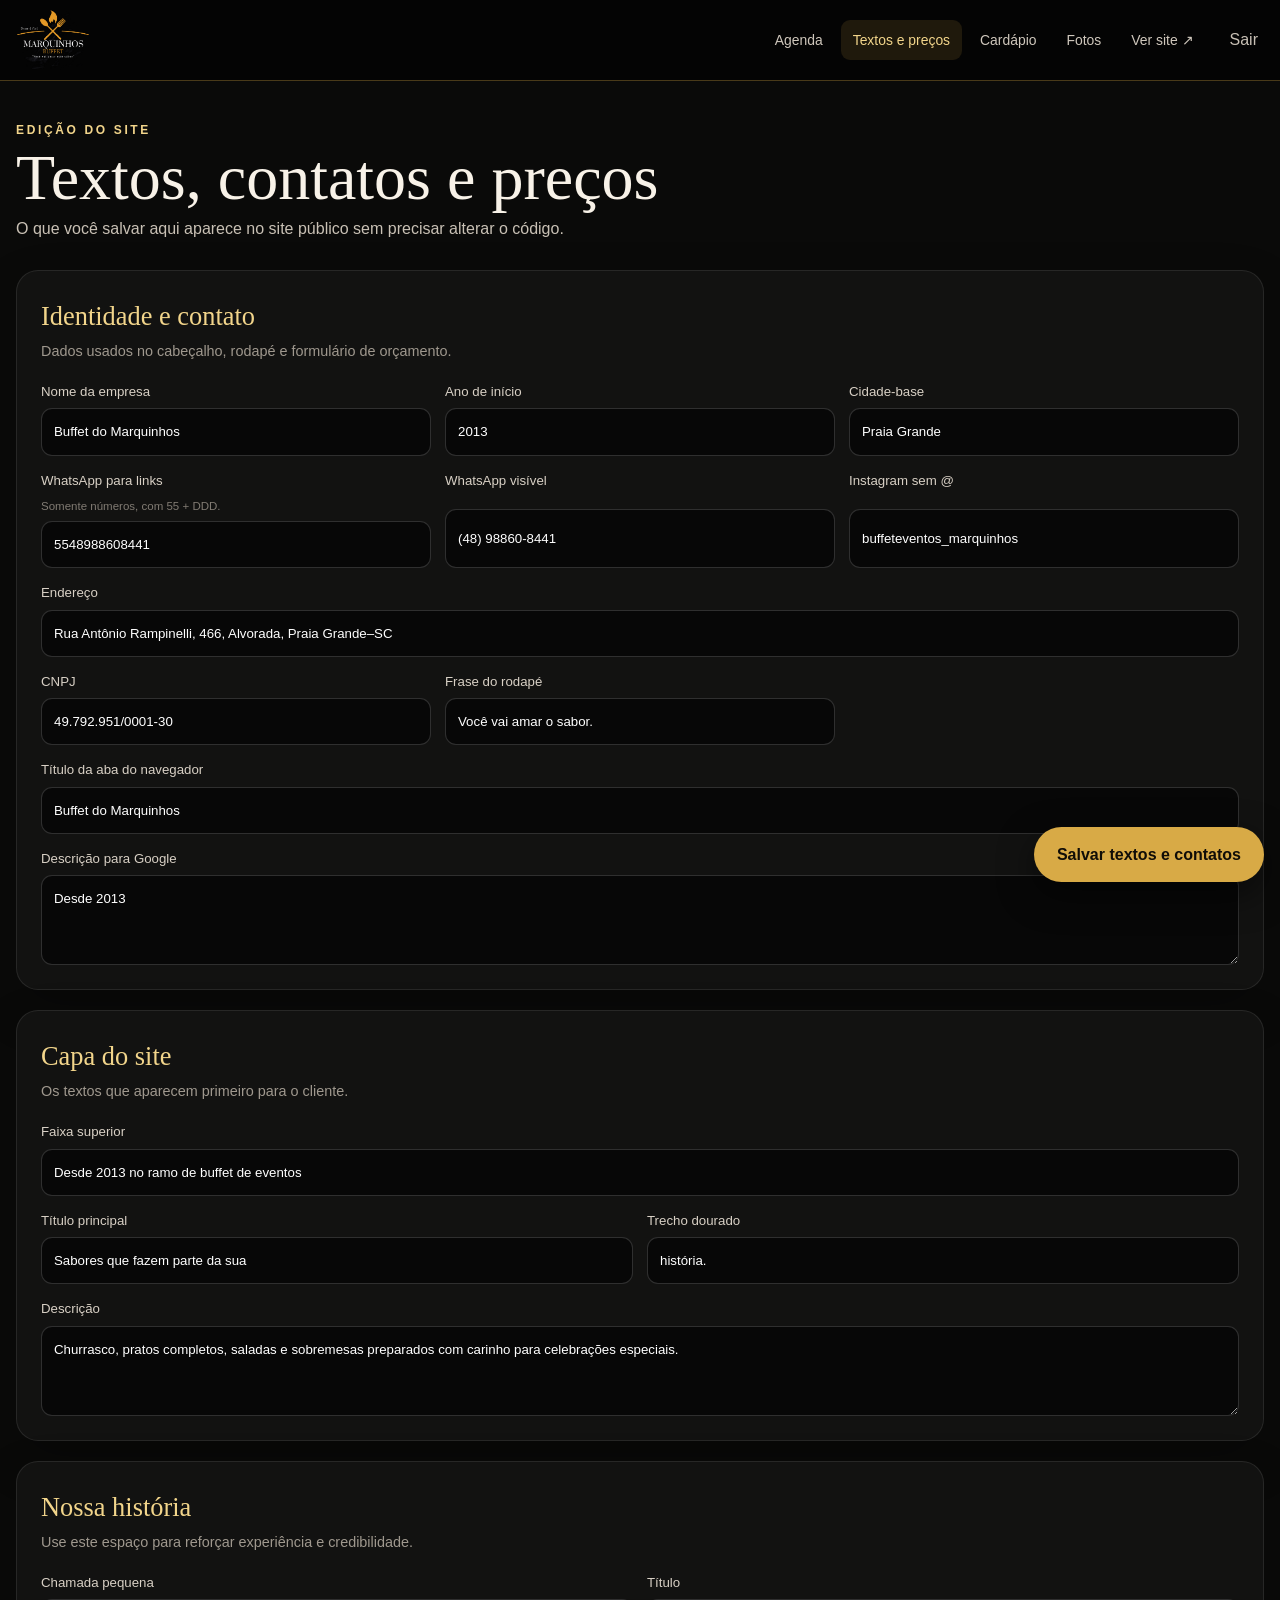
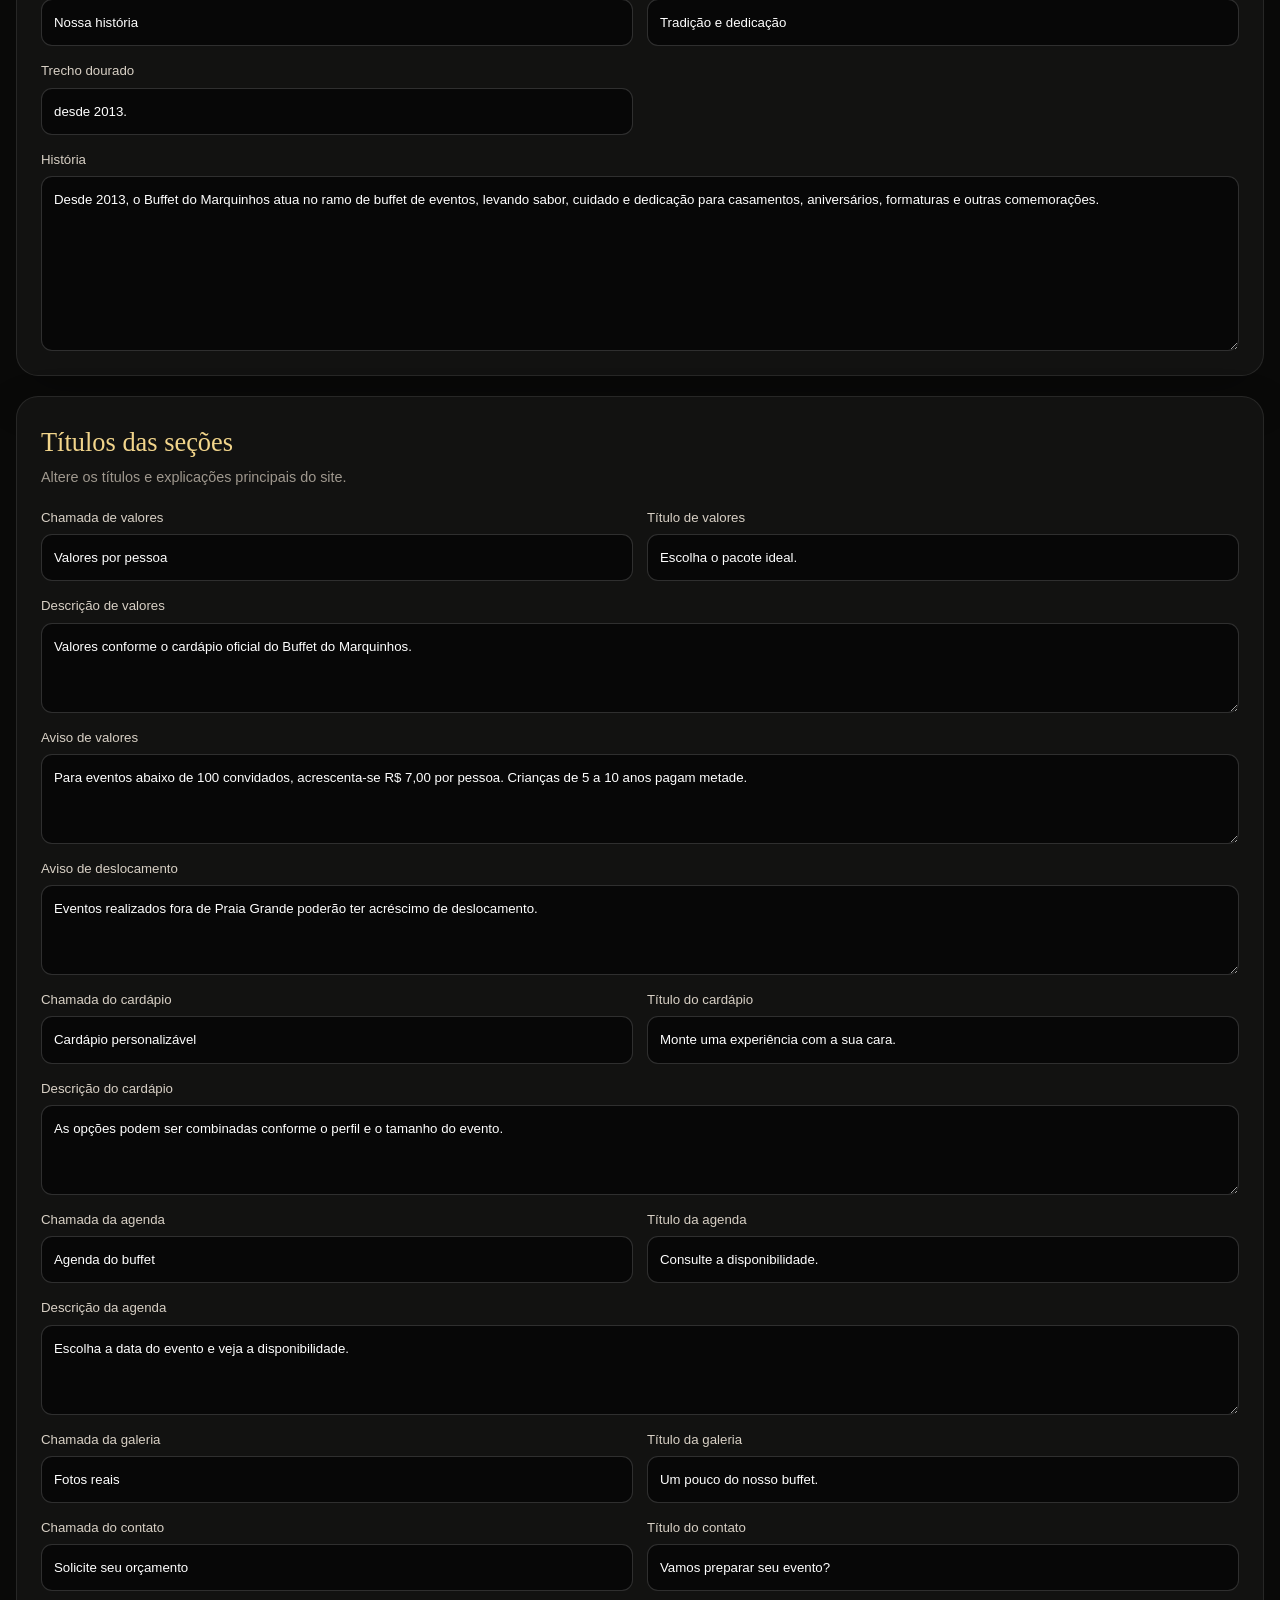
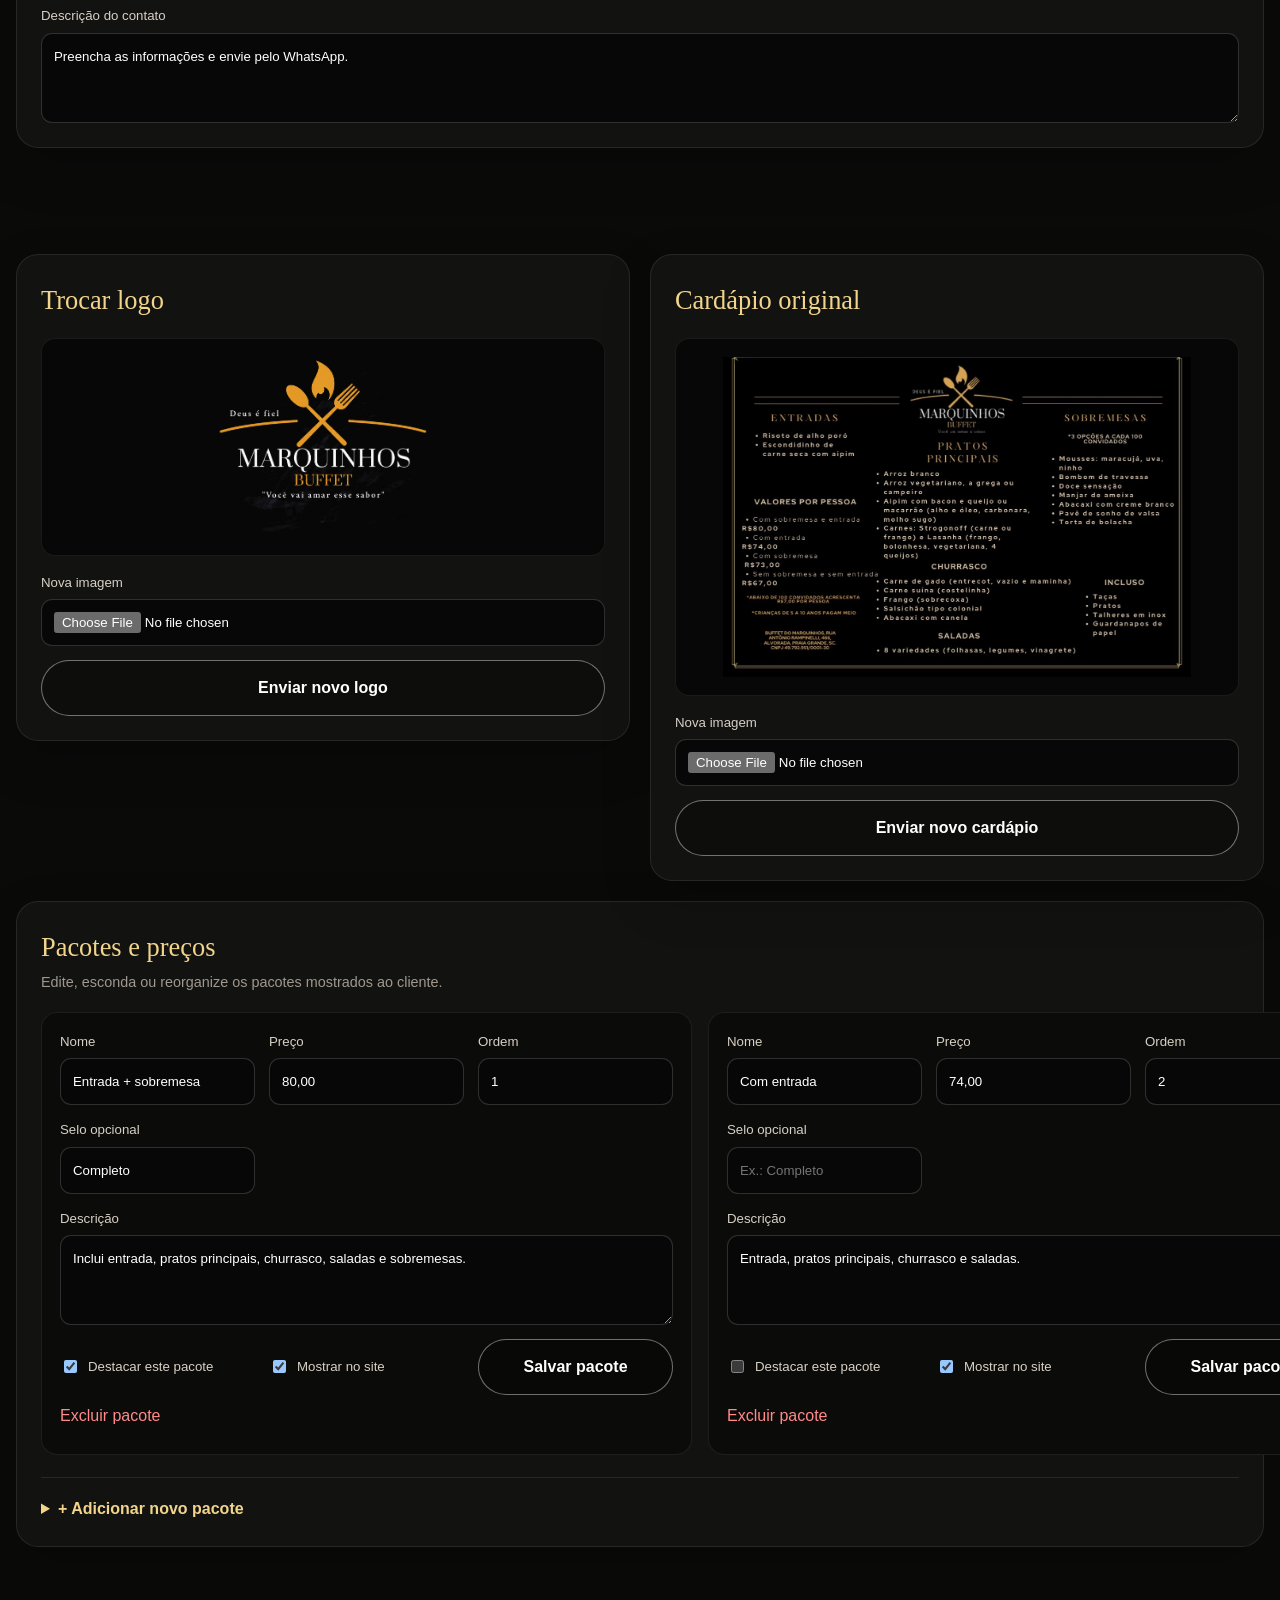
<file: buffet_marquinhos_site_auditado_final/preview_painel_completo.html>
<!doctype html>
<html lang="pt-BR">
<head>
  <meta charset="utf-8">
  <meta name="viewport" content="width=device-width,initial-scale=1">
  <title>Textos e preços | Buffet do Marquinhos</title>
  <link rel="icon" href="static/images/favicon.png">
  <link rel="stylesheet" href="static/css/style.css">
</head>
<body class="admin-body">

<header class="admin-topbar">
  <div class="admin-container admin-topbar-inner">
    <a class="admin-brand" href="#"><img src="static/images/logo-marquinhos.png" alt="Buffet do Marquinhos"></a>
    <button class="admin-menu-toggle" type="button" aria-label="Abrir menu">☰</button>
    <nav class="admin-nav">
      <a class="" href="#">Agenda</a>
      <a class="active" href="#">Textos e preços</a>
      <a class="" href="#">Cardápio</a>
      <a class="" href="#">Fotos</a>
      <a href="#" target="_blank">Ver site ↗</a>
    </nav>
    <form action="#" method="post">
      <input type="hidden" name="csrf_token" value="x">
      <button class="admin-logout" type="submit">Sair</button>
    </form>
  </div>
</header>
<main class="admin-container admin-main">
  <div class="admin-heading">
    <div><div class="eyebrow">Edição do site</div><h1>Textos, contatos e preços</h1><p>O que você salvar aqui aparece no site público sem precisar alterar o código.</p></div>
  </div>
  
  


  <form method="post" action="#" class="admin-content-form">
    <input type="hidden" name="csrf_token" value="x">

    <section class="admin-panel form-section">
      <div class="form-section-heading"><div><h2>Identidade e contato</h2><p>Dados usados no cabeçalho, rodapé e formulário de orçamento.</p></div></div>
      <div class="admin-form three-columns">
        <label>Nome da empresa<input name="brand_name" value="Buffet do Marquinhos" required></label>
        <label>Ano de início<input name="since_year" type="number" min="1900" max="2026" value="2013" required></label>
        <label>Cidade-base<input name="base_city" value="Praia Grande" required></label>
        <label>WhatsApp para links<small>Somente números, com 55 + DDD.</small><input name="whatsapp_number" value="5548988608441" required></label>
        <label>WhatsApp visível<input name="whatsapp_display" value="(48) 98860-8441" required></label>
        <label>Instagram sem @<input name="instagram_handle" value="buffeteventos_marquinhos" required></label>
        <label class="wide">Endereço<input name="address" value="Rua Antônio Rampinelli, 466, Alvorada, Praia Grande–SC" required></label>
        <label>CNPJ<input name="cnpj" value="49.792.951/0001-30" required></label>
        <label>Frase do rodapé<input name="footer_tagline" value="Você vai amar o sabor." required></label>
        <label class="wide">Título da aba do navegador<input name="page_title" value="Buffet do Marquinhos" required></label>
        <label class="wide">Descrição para Google<textarea name="meta_description" required>Desde 2013</textarea></label>
      </div>
    </section>

    <section class="admin-panel form-section">
      <div class="form-section-heading"><div><h2>Capa do site</h2><p>Os textos que aparecem primeiro para o cliente.</p></div></div>
      <div class="admin-form">
        <label class="wide">Faixa superior<input name="hero_badge" value="Desde 2013 no ramo de buffet de eventos" required></label>
        <label>Título principal<input name="hero_title" value="Sabores que fazem parte da sua" required></label>
        <label>Trecho dourado<input name="hero_highlight" value="história." required></label>
        <label class="wide">Descrição<textarea name="hero_description" required>Churrasco, pratos completos, saladas e sobremesas preparados com carinho para celebrações especiais.</textarea></label>
      </div>
    </section>

    <section class="admin-panel form-section">
      <div class="form-section-heading"><div><h2>Nossa história</h2><p>Use este espaço para reforçar experiência e credibilidade.</p></div></div>
      <div class="admin-form">
        <label>Chamada pequena<input name="story_eyebrow" value="Nossa história" required></label>
        <label>Título<input name="story_title" value="Tradição e dedicação" required></label>
        <label>Trecho dourado<input name="story_highlight" value="desde 2013." required></label>
        <label class="wide">História<textarea rows="7" name="story_text" required>Desde 2013, o Buffet do Marquinhos atua no ramo de buffet de eventos, levando sabor, cuidado e dedicação para casamentos, aniversários, formaturas e outras comemorações.</textarea></label>
      </div>
    </section>

    <section class="admin-panel form-section">
      <div class="form-section-heading"><div><h2>Títulos das seções</h2><p>Altere os títulos e explicações principais do site.</p></div></div>
      <div class="admin-form">
        <label>Chamada de valores<input name="pricing_eyebrow" value="Valores por pessoa" required></label>
        <label>Título de valores<input name="pricing_title" value="Escolha o pacote ideal." required></label>
        <label class="wide">Descrição de valores<textarea name="pricing_description" required>Valores conforme o cardápio oficial do Buffet do Marquinhos.</textarea></label>
        <label class="wide">Aviso de valores<textarea name="pricing_notice" required>Para eventos abaixo de 100 convidados, acrescenta-se R$ 7,00 por pessoa. Crianças de 5 a 10 anos pagam metade.</textarea></label>
        <label class="wide">Aviso de deslocamento<textarea name="travel_notice" required>Eventos realizados fora de Praia Grande poderão ter acréscimo de deslocamento.</textarea></label>

        <label>Chamada do cardápio<input name="menu_eyebrow" value="Cardápio personalizável" required></label>
        <label>Título do cardápio<input name="menu_title" value="Monte uma experiência com a sua cara." required></label>
        <label class="wide">Descrição do cardápio<textarea name="menu_description" required>As opções podem ser combinadas conforme o perfil e o tamanho do evento.</textarea></label>

        <label>Chamada da agenda<input name="availability_eyebrow" value="Agenda do buffet" required></label>
        <label>Título da agenda<input name="availability_title" value="Consulte a disponibilidade." required></label>
        <label class="wide">Descrição da agenda<textarea name="availability_description" required>Escolha a data do evento e veja a disponibilidade.</textarea></label>

        <label>Chamada da galeria<input name="gallery_eyebrow" value="Fotos reais" required></label>
        <label>Título da galeria<input name="gallery_title" value="Um pouco do nosso buffet." required></label>

        <label>Chamada do contato<input name="contact_eyebrow" value="Solicite seu orçamento" required></label>
        <label>Título do contato<input name="contact_title" value="Vamos preparar seu evento?" required></label>
        <label class="wide">Descrição do contato<textarea name="contact_description" required>Preencha as informações e envie pelo WhatsApp.</textarea></label>
      </div>
    </section>

    <div class="sticky-save"><button class="btn btn-gold" type="submit">Salvar textos e contatos</button></div>
  </form>

  <section class="admin-grid media-settings">
    <article class="admin-panel">
      <h2>Trocar logo</h2>
      <div class="current-media"><img src="static/images/logo-marquinhos.png" alt="Logo atual"></div>
      <form method="post" enctype="multipart/form-data" action="#" class="admin-form single">
        <input type="hidden" name="csrf_token" value="x">
        <label>Nova imagem<input type="file" name="logo" accept="image/jpeg,image/png,image/webp" required></label>
        <button class="btn btn-outline" type="submit">Enviar novo logo</button>
      </form>
    </article>
    <article class="admin-panel">
      <h2>Cardápio original</h2>
      <div class="current-media menu-preview"><img src="static/images/cardapio-oficial.webp" alt="Cardápio atual"></div>
      <form method="post" enctype="multipart/form-data" action="#" class="admin-form single">
        <input type="hidden" name="csrf_token" value="x">
        <label>Nova imagem<input type="file" name="official_menu" accept="image/jpeg,image/png,image/webp" required></label>
        <button class="btn btn-outline" type="submit">Enviar novo cardápio</button>
      </form>
    </article>
  </section>

  <section class="admin-panel" id="precos">
    <div class="form-section-heading"><div><h2>Pacotes e preços</h2><p>Edite, esconda ou reorganize os pacotes mostrados ao cliente.</p></div></div>
    <div class="package-admin-list">
      
      <article class="package-admin-card">
        <form method="post" action="#" class="admin-form package-form">
          <input type="hidden" name="csrf_token" value="x">
          <label>Nome<input name="name" value="Entrada + sobremesa" required></label>
          <label>Preço<input name="price" value="80,00" inputmode="decimal" required></label>
          <label>Ordem<input name="sort_order" type="number" value="1"></label>
          <label>Selo opcional<input name="badge" value="Completo" placeholder="Ex.: Completo"></label>
          <label class="wide">Descrição<textarea name="description">Inclui entrada, pratos principais, churrasco, saladas e sobremesas.</textarea></label>
          <label class="checkbox-label"><input type="checkbox" name="featured" checked> Destacar este pacote</label>
          <label class="checkbox-label"><input type="checkbox" name="active" checked> Mostrar no site</label>
          <button class="btn btn-outline" type="submit">Salvar pacote</button>
        </form>
        <form method="post" action="#" onsubmit="return confirm('Excluir este pacote?')">
          <input type="hidden" name="csrf_token" value="x">
          <button class="text-danger" type="submit">Excluir pacote</button>
        </form>
      </article>
      
      <article class="package-admin-card">
        <form method="post" action="#" class="admin-form package-form">
          <input type="hidden" name="csrf_token" value="x">
          <label>Nome<input name="name" value="Com entrada" required></label>
          <label>Preço<input name="price" value="74,00" inputmode="decimal" required></label>
          <label>Ordem<input name="sort_order" type="number" value="2"></label>
          <label>Selo opcional<input name="badge" value="" placeholder="Ex.: Completo"></label>
          <label class="wide">Descrição<textarea name="description">Entrada, pratos principais, churrasco e saladas.</textarea></label>
          <label class="checkbox-label"><input type="checkbox" name="featured" > Destacar este pacote</label>
          <label class="checkbox-label"><input type="checkbox" name="active" checked> Mostrar no site</label>
          <button class="btn btn-outline" type="submit">Salvar pacote</button>
        </form>
        <form method="post" action="#" onsubmit="return confirm('Excluir este pacote?')">
          <input type="hidden" name="csrf_token" value="x">
          <button class="text-danger" type="submit">Excluir pacote</button>
        </form>
      </article>
      
    </div>

    <details class="admin-details">
      <summary>+ Adicionar novo pacote</summary>
      <form method="post" action="#" class="admin-form package-form details-form">
        <input type="hidden" name="csrf_token" value="x">
        <label>Nome<input name="name" required></label>
        <label>Preço<input name="price" placeholder="Ex.: 80,00" inputmode="decimal" required></label>
        <label>Ordem<input name="sort_order" type="number" value="10"></label>
        <label>Selo opcional<input name="badge"></label>
        <label class="wide">Descrição<textarea name="description"></textarea></label>
        <label class="checkbox-label"><input type="checkbox" name="featured"> Destacar este pacote</label>
        <label class="checkbox-label"><input type="checkbox" name="active" checked> Mostrar no site</label>
        <button class="btn btn-gold" type="submit">Adicionar pacote</button>
      </form>
    </details>
  </section>
</main>

<script src="static/js/admin.js"></script>
</body>
</html>
</file>
<file: buffet_marquinhos_site_auditado_final/static/css/style.css>
:root{
  --black:#060606;--black-2:#10100f;--gold:#d8aa46;--gold-light:#f2d58b;
  --cream:#f8f2e8;--muted:#c9c1b5;--line:rgba(216,170,70,.32);--card:#121211;
  --shadow:0 24px 70px rgba(0,0,0,.38);--radius:22px;--max:1180px;
}
*{box-sizing:border-box}html{scroll-behavior:smooth;scroll-padding-top:100px}body{margin:0;background:var(--black);color:var(--cream);font-family:Inter,Arial,sans-serif;line-height:1.6;overflow-x:hidden}
img{display:block;max-width:100%}a{color:inherit;text-decoration:none}button,input,select,textarea{font:inherit}.container{width:min(var(--max),calc(100% - 36px));margin:auto}
.eyebrow{letter-spacing:.22em;text-transform:uppercase;font-size:.75rem;color:var(--gold-light);font-weight:700}.section{padding:96px 0}.section-dark{background:linear-gradient(180deg,#090909,#11110f)}
.section-title{font-family:Georgia,serif;font-size:clamp(2.15rem,5vw,4.6rem);line-height:1.03;margin:.45rem 0 1rem;font-weight:500}.section-copy{max-width:700px;color:var(--muted);font-size:1.08rem}.gold{color:var(--gold)}
.header{position:fixed;inset:0 0 auto;z-index:50;transition:.3s;background:linear-gradient(180deg,rgba(0,0,0,.92),rgba(0,0,0,.1))}.header.scrolled{background:rgba(5,5,5,.94);backdrop-filter:blur(16px);border-bottom:1px solid var(--line)}
.nav{height:88px;display:flex;align-items:center;justify-content:space-between;gap:24px}.brand img{height:78px;width:auto;max-width:260px;object-fit:contain;image-rendering:auto}.nav-links{display:flex;gap:26px;align-items:center;font-size:.92rem}.nav-links a{color:#eee;position:relative}.nav-links a:not(.btn)::after{content:"";position:absolute;left:0;bottom:-7px;width:0;height:1px;background:var(--gold);transition:.25s}.nav-links a:hover::after{width:100%}.menu-toggle{display:none;width:48px;height:48px;border:1px solid rgba(255,255,255,.2);border-radius:12px;background:rgba(0,0,0,.38);color:white;align-items:center;justify-content:center;cursor:pointer;touch-action:manipulation;-webkit-tap-highlight-color:transparent}.menu-icon,.menu-icon::before,.menu-icon::after{display:block;width:23px;height:2px;border-radius:99px;background:currentColor;transition:transform .25s,opacity .2s}.menu-icon{position:relative}.menu-icon::before,.menu-icon::after{content:"";position:absolute;left:0}.menu-icon::before{top:-7px}.menu-icon::after{top:7px}.menu-toggle.active .menu-icon{background:transparent}.menu-toggle.active .menu-icon::before{top:0;transform:rotate(45deg)}.menu-toggle.active .menu-icon::after{top:0;transform:rotate(-45deg)}
.btn{display:inline-flex;align-items:center;justify-content:center;gap:10px;border-radius:999px;padding:14px 22px;font-weight:800;border:1px solid transparent;cursor:pointer;transition:.25s}.btn-gold{background:var(--gold);color:#100d07}.btn-gold:hover{transform:translateY(-2px);background:var(--gold-light)}.btn-outline{border-color:rgba(255,255,255,.42);color:white;background:rgba(0,0,0,.24)}.btn-outline:hover{border-color:var(--gold);color:var(--gold-light)}
.hero{min-height:100svh;position:relative;display:grid;align-items:end;background:var(--hero-image) center 42%/cover no-repeat}.hero::before{content:"";position:absolute;inset:0;background:linear-gradient(90deg,rgba(0,0,0,.92) 0%,rgba(0,0,0,.58) 48%,rgba(0,0,0,.16) 100%),linear-gradient(0deg,#060606 0%,transparent 45%)}.hero-inner{position:relative;z-index:2;padding:190px 0 100px;max-width:820px}.hero-logo{width:min(560px,88vw);height:auto;margin-bottom:24px;object-fit:contain;image-rendering:auto;filter:drop-shadow(0 10px 24px rgba(0,0,0,.82))}.hero h1{font-family:Georgia,serif;font-size:clamp(3rem,7vw,6.8rem);line-height:.96;margin:0 0 22px;font-weight:500}.hero p{font-size:clamp(1.06rem,2vw,1.35rem);max-width:680px;color:#eee}.hero-actions{display:flex;gap:12px;flex-wrap:wrap;margin-top:30px}.hero-badge{display:inline-flex;align-items:center;gap:10px;border:1px solid var(--line);background:rgba(0,0,0,.4);padding:8px 14px;border-radius:999px;margin-bottom:26px;color:var(--gold-light)}
.stats{margin-top:-36px;position:relative;z-index:4}.stats-grid{display:grid;grid-template-columns:repeat(4,1fr);background:#111;border:1px solid var(--line);border-radius:var(--radius);box-shadow:var(--shadow);overflow:hidden}.stat{padding:28px 20px;text-align:center;border-right:1px solid var(--line)}.stat:last-child{border-right:0}.stat strong{display:block;font-family:Georgia,serif;font-size:2rem;color:var(--gold-light)}.stat span{font-size:.88rem;color:var(--muted)}
.about-grid{display:grid;grid-template-columns:1fr 1fr;gap:70px;align-items:center}.about-collage{display:grid;grid-template-columns:1.05fr .95fr;grid-template-rows:260px 260px;gap:14px}.about-collage img{width:100%;height:100%;object-fit:cover;border-radius:18px}.about-collage img:first-child{grid-row:1/3}.check-list{display:grid;gap:13px;margin:28px 0}.check{display:flex;gap:12px;color:#e8e2d8}.check::before{content:'✓';color:var(--gold);font-weight:900}
.pricing-grid{display:grid;grid-template-columns:repeat(4,1fr);gap:16px;margin-top:38px}.price-card{background:linear-gradient(145deg,#171714,#0d0d0c);border:1px solid var(--line);border-radius:20px;padding:28px 22px;position:relative;overflow:hidden}.price-card.featured{border-color:var(--gold);transform:translateY(-9px);box-shadow:0 20px 60px rgba(216,170,70,.12)}.price-card .tag{position:absolute;right:15px;top:15px;background:var(--gold);color:#111;padding:5px 9px;border-radius:99px;font-size:.7rem;font-weight:800}.price-card h3{font-family:Georgia,serif;font-size:1.45rem;margin:0 0 12px}.price{font-size:2.55rem;color:var(--gold-light);font-family:Georgia,serif}.price small{font-size:.9rem;color:var(--muted);font-family:Arial}.price-card p{color:var(--muted);font-size:.92rem}
.notice{margin-top:22px;border-left:3px solid var(--gold);background:rgba(216,170,70,.08);padding:17px 20px;border-radius:0 12px 12px 0;color:#dfd6c8}
.menu-layout{display:grid;grid-template-columns:repeat(3,1fr);gap:18px;margin-top:38px}.menu-card{background:var(--card);border:1px solid rgba(255,255,255,.08);border-radius:20px;padding:26px;transition:.25s}.menu-card:hover{transform:translateY(-4px);border-color:var(--line)}.menu-card h3{font-family:Georgia,serif;color:var(--gold-light);font-size:1.55rem;margin:0 0 14px}.menu-card ul{padding-left:20px;margin:0;color:#d9d2c7}.menu-card li{margin:7px 0}.included{grid-column:span 1}.menu-actions{display:flex;gap:12px;flex-wrap:wrap;margin-top:30px}

.gallery-intro{margin-top:14px;max-width:620px}
.gallery-category-list{margin-top:34px}
.gallery-category-block{padding-top:34px;margin-top:34px;border-top:1px solid rgba(216,170,70,.24)}
.gallery-category-block:first-child{margin-top:0}
.gallery-category-heading{display:flex;align-items:center;gap:16px;margin-bottom:20px}
.gallery-category-heading h3{margin:0;font-family:Georgia,serif;font-size:clamp(1.75rem,3vw,2.6rem);font-weight:500;color:#fff}
.gallery-category-number{display:inline-grid;place-items:center;min-width:48px;height:38px;padding:0 10px;border:1px solid var(--line);border-radius:999px;color:var(--gold-light);font-size:.78rem;letter-spacing:.16em}
.gallery-category-block .gallery-grid{margin-top:0}
.gallery-head{display:flex;justify-content:space-between;align-items:end;gap:30px}.filters{display:flex;flex-wrap:wrap;gap:8px}.filter{border:1px solid var(--line);background:transparent;color:#ddd;padding:9px 14px;border-radius:999px;cursor:pointer}.filter.active,.filter:hover{background:var(--gold);color:#111}.gallery-grid{columns:4 250px;column-gap:14px;margin-top:30px}.gallery-item{break-inside:avoid;margin-bottom:14px;position:relative;border-radius:16px;overflow:hidden;background:#111;cursor:zoom-in}.gallery-item img{width:100%;height:auto;transition:.45s}.gallery-item:hover img{transform:scale(1.04)}.gallery-item.hidden{display:none}
.process-grid{display:grid;grid-template-columns:repeat(4,1fr);gap:16px;margin-top:35px}.step{border-top:1px solid var(--line);padding-top:22px}.step .n{font-family:Georgia,serif;font-size:2.3rem;color:var(--gold)}.step h3{margin:4px 0}.step p{color:var(--muted);font-size:.94rem}
.contact-grid{display:grid;grid-template-columns:.9fr 1.1fr;gap:50px;align-items:start}.contact-card{background:#121211;border:1px solid var(--line);border-radius:24px;padding:28px}.contact-list{display:grid;gap:16px;margin:28px 0}.contact-list div{padding-bottom:14px;border-bottom:1px solid rgba(255,255,255,.08)}.contact-list strong{display:block;color:var(--gold-light)}
.form{display:grid;grid-template-columns:1fr 1fr;gap:14px}.field{display:grid;gap:6px}.field.full{grid-column:1/-1}.field label{font-size:.83rem;color:#d9d1c5}.field input,.field select,.field textarea{width:100%;background:#080808;border:1px solid rgba(255,255,255,.16);color:white;border-radius:12px;padding:13px 14px;outline:none}.field input:focus,.field select:focus,.field textarea:focus{border-color:var(--gold)}.field textarea{min-height:110px;resize:vertical}.form .btn{grid-column:1/-1;border:0}
.footer{padding:42px 0 28px;border-top:1px solid var(--line);background:#030303}.footer-grid{display:grid;grid-template-columns:1.2fr .8fr .8fr;gap:38px}.footer-logo{width:min(340px,100%);height:auto;object-fit:contain;image-rendering:auto}.footer h4{color:var(--gold-light);margin:0 0 12px}.footer p,.footer a{color:#aaa}.copyright{margin-top:32px;padding-top:20px;border-top:1px solid rgba(255,255,255,.08);display:flex;justify-content:space-between;gap:20px;color:#777;font-size:.84rem}
.floating-wa{position:fixed;right:20px;bottom:20px;z-index:40;width:58px;height:58px;border-radius:50%;display:grid;place-items:center;background:#25d366;color:#fff;box-shadow:0 16px 35px rgba(0,0,0,.38);transition:.25s}
.floating-wa:hover{transform:translateY(-3px) scale(1.04);background:#20bd5a}
.floating-wa svg{width:31px;height:31px;display:block}
.modal{position:fixed;inset:0;background:rgba(0,0,0,.92);z-index:100;display:none;align-items:center;justify-content:center;padding:25px}.modal.open{display:flex}.modal img{max-width:min(1100px,96vw);max-height:90vh;object-fit:contain}.modal-close{position:absolute;right:20px;top:14px;background:none;border:0;color:white;font-size:2.2rem;cursor:pointer}
@media(max-width:980px){.menu-toggle{display:inline-flex;flex:0 0 48px;position:relative;z-index:3}.nav-links{position:fixed;top:88px;left:18px;right:18px;z-index:60;display:flex;flex-direction:column;align-items:stretch;gap:4px;max-height:calc(100dvh - 106px);overflow-y:auto;-webkit-overflow-scrolling:touch;background:rgba(13,13,13,.985);border:1px solid var(--line);padding:12px;border-radius:18px;box-shadow:0 24px 70px rgba(0,0,0,.62);opacity:0;visibility:hidden;pointer-events:none;transform:translateY(-10px) scale(.985);transform-origin:top;transition:opacity .2s,transform .2s,visibility .2s}.nav-links.open{opacity:1;visibility:visible;pointer-events:auto;transform:none}.nav-links a{display:flex;align-items:center;min-height:49px;width:100%;padding:11px 14px;border-radius:11px;font-size:1rem;touch-action:manipulation;-webkit-tap-highlight-color:transparent}.nav-links a:not(.btn)::after{display:none}.nav-links a:hover,.nav-links a:focus-visible{background:rgba(216,170,70,.1);color:var(--gold-light)}.nav-links .btn{margin-top:5px}.mobile-menu-open{overflow:hidden;touch-action:none}.about-grid,.contact-grid{grid-template-columns:1fr}.pricing-grid{grid-template-columns:repeat(2,1fr)}.menu-layout{grid-template-columns:repeat(2,1fr)}.process-grid{grid-template-columns:repeat(2,1fr)}.stats-grid{grid-template-columns:repeat(2,1fr)}.stat:nth-child(2){border-right:0}.stat:nth-child(-n+2){border-bottom:1px solid var(--line)}.footer-grid{grid-template-columns:1fr 1fr}.footer-grid>div:first-child{grid-column:1/-1}}
@media(max-width:620px){html{scroll-padding-top:84px}.section{padding:72px 0}.hero-inner{padding:155px 0 70px}.brand img{height:56px}.nav{height:74px}.nav-links{top:74px;left:12px;right:12px;max-height:calc(100dvh - 86px)}.stats{margin-top:-20px}.stats-grid{grid-template-columns:1fr 1fr}.stat{padding:20px 8px}.stat strong{font-size:1.45rem}.about-collage{grid-template-rows:210px 210px}.pricing-grid,.menu-layout,.process-grid,.footer-grid{grid-template-columns:1fr}.price-card.featured{transform:none}.gallery-head{align-items:start;flex-direction:column}.form{grid-template-columns:1fr}.field.full,.form .btn{grid-column:auto}.copyright{flex-direction:column}.hero-actions .btn{width:100%}.menu-card{padding:22px}.contact-card{padding:20px}}

/* Agenda pública */
.travel-notice{margin-top:12px;background:rgba(242,213,139,.1)}
.availability-section{background:radial-gradient(circle at 80% 30%,rgba(216,170,70,.12),transparent 35%),#080808}
.availability-grid{display:grid;grid-template-columns:1fr .85fr;gap:70px;align-items:center}
.availability-card{background:linear-gradient(145deg,#181714,#0d0d0c);border:1px solid var(--line);border-radius:24px;padding:30px;box-shadow:var(--shadow);display:grid;gap:14px}
.availability-card label{font-weight:800;color:var(--gold-light)}
.availability-card input{background:#060606;border:1px solid rgba(255,255,255,.18);color:#fff;border-radius:14px;padding:14px;outline:none;color-scheme:dark}
.availability-card input:focus{border-color:var(--gold)}
.availability-legend,.admin-legend{display:flex;gap:18px;flex-wrap:wrap;margin:25px 0;color:#d4cec4;font-size:.9rem}
.availability-legend span,.admin-legend span{display:flex;align-items:center;gap:7px}
.dot{display:inline-block;width:10px;height:10px;border-radius:50%}.dot.available{background:#43c97b}.dot.limited{background:#e5ae37}.dot.full{background:#e15c5c}
.privacy-note{font-size:.88rem;color:#918b82;max-width:620px}
.availability-result{border-radius:16px;padding:18px;border:1px solid rgba(255,255,255,.12);display:grid;gap:3px;min-height:84px}
.availability-result strong{font-family:Georgia,serif;font-size:1.25rem}.availability-result span{color:#c9c1b5;font-size:.92rem}
.availability-result.disponivel{border-color:rgba(67,201,123,.6);background:rgba(67,201,123,.09)}
.availability-result.ultima_vaga{border-color:rgba(229,174,55,.7);background:rgba(229,174,55,.1)}
.availability-result.lotada,.availability-result.indisponivel,.availability-result.error{border-color:rgba(225,92,92,.65);background:rgba(225,92,92,.1)}
.availability-result.loading{opacity:.75}.availability-result.idle{background:rgba(255,255,255,.035)}
.field-help{font-size:.76rem;color:#9e978d}.field-help.disponivel{color:#69d99a}.field-help.ultima_vaga{color:#f2c15a}.field-help.lotada,.field-help.indisponivel,.field-help.error{color:#ff8a8a}.field-help.checking{color:var(--gold-light)}
.hidden{display:none!important}.consent-line{display:flex!important;grid-template-columns:auto 1fr!important;align-items:start;gap:10px!important;border:1px solid rgba(216,170,70,.2);background:rgba(216,170,70,.06);padding:13px;border-radius:12px}.consent-line input{width:auto!important;margin-top:4px}.consent-line label{cursor:pointer}.btn:disabled{opacity:.48;cursor:not-allowed;transform:none!important}.admin-link{font-size:.82rem;opacity:.65}

/* Área administrativa */
.admin-body{background:#0a0a09;color:var(--cream);min-height:100vh}
.admin-container{width:min(1380px,calc(100% - 32px));margin:auto}.admin-main{padding:40px 0 80px}.admin-main.narrow{width:min(900px,calc(100% - 32px))}
.admin-topbar{position:sticky;top:0;z-index:20;background:rgba(5,5,5,.96);border-bottom:1px solid var(--line);backdrop-filter:blur(14px)}
.admin-topbar-inner{height:80px;display:flex;align-items:center;justify-content:space-between}.admin-topbar img{height:62px}.admin-topbar-inner>div{display:flex;align-items:center;gap:14px}.admin-topbar form{margin:0}
.admin-logout,.admin-back{background:none;border:0;color:#c8c0b5;cursor:pointer}.admin-logout:hover,.admin-back:hover{color:var(--gold-light)}
.admin-heading{display:flex;align-items:end;justify-content:space-between;gap:24px;margin-bottom:28px}.admin-heading h1{font-family:Georgia,serif;font-weight:500;font-size:clamp(2.4rem,5vw,4.6rem);line-height:1;margin:6px 0}.admin-heading p{margin:0;color:var(--muted)}
.capacity-badge{border:1px solid var(--line);border-radius:999px;padding:10px 16px;color:#cfc6b9;white-space:nowrap}.capacity-badge strong{color:var(--gold-light)}
.admin-grid{display:grid;grid-template-columns:1.35fr .65fr;gap:20px;align-items:start}.admin-side{display:grid;gap:20px}
.admin-panel{background:#121211;border:1px solid rgba(255,255,255,.09);border-radius:22px;padding:24px;box-shadow:0 20px 50px rgba(0,0,0,.18)}.admin-panel h2{font-family:Georgia,serif;color:var(--gold-light);font-weight:500;margin:0 0 8px;font-size:1.65rem}.admin-panel>p{color:#9f988e;margin-top:0;font-size:.9rem}
.admin-form{display:grid;grid-template-columns:1fr 1fr;gap:14px}.admin-form.single{grid-template-columns:1fr}.admin-form label{display:grid;gap:6px;color:#d8d0c5;font-size:.83rem}.admin-form input,.admin-form select,.admin-form textarea{background:#070707;border:1px solid rgba(255,255,255,.16);color:#fff;border-radius:11px;padding:12px;outline:none;color-scheme:dark}.admin-form textarea{min-height:90px;resize:vertical}.admin-form input:focus,.admin-form select:focus,.admin-form textarea:focus{border-color:var(--gold)}.admin-form .wide{grid-column:1/-1}
.flash{padding:13px 16px;border-radius:12px;margin:14px 0}.flash.success{background:rgba(67,201,123,.12);border:1px solid rgba(67,201,123,.45)}.flash.error{background:rgba(225,92,92,.12);border:1px solid rgba(225,92,92,.45)}
.upcoming-list{display:grid}.upcoming-list a{padding:11px 0;border-bottom:1px solid rgba(255,255,255,.08);display:grid}.upcoming-list a:last-child{border-bottom:0}.upcoming-list strong{font-size:.88rem;color:var(--gold-light)}.upcoming-list span{font-size:.82rem;color:#a49d93}
.calendar-panel{margin-top:20px;overflow:hidden}.calendar-toolbar{display:flex;align-items:center;justify-content:center;gap:24px;margin-bottom:4px}.calendar-toolbar h2{margin:0;min-width:260px;text-align:center}.calendar-toolbar a{width:38px;height:38px;display:grid;place-items:center;border:1px solid var(--line);border-radius:50%;font-size:1.3rem}.calendar-toolbar a:hover{background:var(--gold);color:#111}
.calendar-weekdays,.calendar-grid{display:grid;grid-template-columns:repeat(7,1fr)}.calendar-weekdays{margin-top:15px;border-bottom:1px solid rgba(255,255,255,.1)}.calendar-weekdays span{text-align:center;padding:10px;color:#999;font-size:.78rem;text-transform:uppercase;letter-spacing:.08em}
.calendar-day{min-height:158px;border-right:1px solid rgba(255,255,255,.08);border-bottom:1px solid rgba(255,255,255,.08);padding:9px;background:#0d0d0c;position:relative}.calendar-day:nth-child(7n){border-right:0}.calendar-day.outside{opacity:.36}.calendar-day.today::before{content:"Hoje";position:absolute;right:7px;top:7px;font-size:.6rem;background:var(--gold);color:#111;border-radius:99px;padding:2px 6px;font-weight:900}.calendar-day.disponivel{box-shadow:inset 0 3px 0 #43c97b}.calendar-day.ultima_vaga{box-shadow:inset 0 3px 0 #e5ae37}.calendar-day.lotada,.calendar-day.indisponivel{box-shadow:inset 0 3px 0 #e15c5c}
.calendar-day-head{display:flex;justify-content:space-between;align-items:center;margin-bottom:7px}.calendar-day-head strong{font-family:Georgia,serif;font-size:1.2rem}.calendar-day-head span{font-size:.68rem;color:#999}
.day-events{display:grid;gap:5px}.day-event{display:grid;background:#1b1b19;border-left:3px solid var(--gold);padding:6px 7px;border-radius:6px}.day-event.confirmado{border-left-color:#43c97b}.day-event.cancelado{border-left-color:#777;opacity:.55}.day-event strong{font-size:.72rem;white-space:nowrap;overflow:hidden;text-overflow:ellipsis}.day-event span{font-size:.64rem;color:#9b958c;white-space:nowrap;overflow:hidden;text-overflow:ellipsis}
.blocked-label{font-size:.68rem;color:#ff8989;margin-bottom:4px}.mini-action{background:none;border:0;padding:0;color:#e4b35b;font-size:.68rem;cursor:pointer}.danger-button{margin-top:16px;background:transparent;border:1px solid rgba(225,92,92,.65);color:#ff8a8a;padding:11px 15px;border-radius:10px;cursor:pointer}.danger-button:hover{background:rgba(225,92,92,.1)}
.admin-login-shell{min-height:100vh;display:grid;place-items:center;padding:30px;background:linear-gradient(rgba(0,0,0,.76),rgba(0,0,0,.9)),url('../images/fogo-carne-2.webp') center/cover}.admin-login-card{width:min(470px,100%);background:rgba(10,10,9,.96);border:1px solid var(--line);border-radius:26px;padding:34px;box-shadow:var(--shadow)}.admin-login-card img{width:310px;margin:0 auto 20px}.admin-login-card h1{font-family:Georgia,serif;font-size:2.6rem;font-weight:500;margin:6px 0}.admin-login-card p{color:var(--muted)}.admin-login-card .admin-back{display:inline-block;margin-top:20px}
@media(max-width:980px){.availability-grid,.admin-grid{grid-template-columns:1fr}.calendar-day{min-height:135px}.admin-heading{align-items:start;flex-direction:column}.capacity-badge{white-space:normal}}
@media(max-width:760px){.calendar-panel{padding:14px}.calendar-weekdays{display:none}.calendar-grid{grid-template-columns:1fr}.calendar-day{min-height:auto;border-right:0;padding:14px}.calendar-day.outside{display:none}.calendar-day-head strong::after{content:"/" attr(data-month)}.admin-form{grid-template-columns:1fr}.admin-form .wide{grid-column:auto}.availability-grid{gap:35px}.admin-topbar-inner .btn{display:none}}

/* Conteúdo dinâmico e painel completo */
.preserve-lines{white-space:pre-line}.menu-description{color:#9f978d;font-size:.9rem;margin:-6px 0 13px}.current-media{min-height:180px;background:#070707;border:1px solid rgba(255,255,255,.08);border-radius:14px;display:grid;place-items:center;padding:18px;margin:16px 0}.current-media img{max-height:180px;object-fit:contain}.current-media.menu-preview img{max-height:320px}
.admin-topbar-inner{gap:18px}.admin-brand{flex:0 0 auto}.admin-nav{display:flex;align-items:center;gap:6px;margin-left:auto}.admin-nav a{padding:9px 12px;border-radius:9px;color:#cfc7bc;font-size:.87rem}.admin-nav a:hover,.admin-nav a.active{background:rgba(216,170,70,.12);color:var(--gold-light)}.admin-menu-toggle{display:none;background:none;border:1px solid var(--line);color:#fff;border-radius:10px;padding:8px 11px;cursor:pointer}
.form-section{margin-bottom:20px}.form-section-heading{display:flex;justify-content:space-between;align-items:flex-start;gap:20px;margin-bottom:18px}.form-section-heading h2{margin:0}.form-section-heading p{margin:3px 0 0;color:#9f988e;font-size:.9rem}.admin-content-form{display:grid;gap:0}.admin-form.three-columns{grid-template-columns:repeat(3,1fr)}.admin-form label small{color:#817b73;font-size:.72rem}.sticky-save{position:sticky;bottom:18px;z-index:10;display:flex;justify-content:flex-end;margin:5px 0 26px;pointer-events:none}.sticky-save .btn{pointer-events:auto;box-shadow:0 12px 35px rgba(0,0,0,.5)}
.media-settings{grid-template-columns:1fr 1fr;margin-bottom:20px}.package-admin-list{display:grid;grid-template-columns:repeat(2,1fr);gap:16px}.package-admin-card{background:#0b0b0a;border:1px solid rgba(255,255,255,.08);border-radius:16px;padding:18px}.package-form{grid-template-columns:1.2fr .65fr .45fr}.checkbox-label{display:flex!important;grid-template-columns:auto 1fr!important;align-items:center!important;gap:8px!important}.checkbox-label input{width:auto!important}.text-danger{background:none;border:0;color:#ff8a8a;padding:8px 0;cursor:pointer}.text-danger:hover{text-decoration:underline}.admin-details{margin-top:22px;border-top:1px solid rgba(255,255,255,.09);padding-top:18px}.admin-details summary{cursor:pointer;color:var(--gold-light);font-weight:800}.details-form{margin-top:18px}
.menu-category-form{grid-template-columns:repeat(3,minmax(0,1fr));align-items:end}.menu-admin-grid{display:grid;gap:20px;margin-top:20px}.menu-admin-category{position:relative}.category-edit-form{grid-template-columns:repeat(3,minmax(0,1fr));align-items:end}.menu-admin-header{border-bottom:1px solid rgba(255,255,255,.08);padding-bottom:18px;margin-bottom:15px}.menu-item-admin-list{display:grid;grid-template-columns:1fr auto;align-items:center;gap:8px 4px}.menu-item-row,.menu-item-new{display:grid;grid-template-columns:1fr 85px 95px 70px;gap:8px;align-items:center}.menu-item-row input,.menu-item-new input{background:#070707;border:1px solid rgba(255,255,255,.14);color:#fff;border-radius:9px;padding:10px}.order-input{width:100%}.compact{font-size:.75rem!important}.small-save{border:1px solid var(--line);background:rgba(216,170,70,.08);color:var(--gold-light);border-radius:9px;padding:9px;cursor:pointer}.small-save:hover{background:var(--gold);color:#111}.inline-delete button{background:none;border:0;color:#ff8a8a;font-size:1.35rem;cursor:pointer}.menu-item-new{margin-top:16px;border-top:1px dashed rgba(255,255,255,.1);padding-top:16px;grid-template-columns:1fr 85px 95px auto}
.gallery-admin-top{grid-template-columns:1fr 1fr}.gallery-admin-grid{display:grid;grid-template-columns:repeat(4,1fr);gap:14px}.gallery-admin-card{background:#0b0b0a;border:1px solid rgba(255,255,255,.08);border-radius:15px;overflow:hidden}.gallery-admin-card>img{width:100%;height:190px;object-fit:cover}.gallery-admin-card-body{padding:14px}.compact-form{margin-top:10px}.compact-form input,.compact-form select{padding:9px}.gallery-admin-card .text-danger{font-size:.78rem}
.admin-login-card .admin-form{margin-top:20px}
@media(max-width:1100px){.admin-nav a{padding:8px;font-size:.78rem}.gallery-admin-grid{grid-template-columns:repeat(3,1fr)}.package-admin-list{grid-template-columns:1fr}.admin-form.three-columns{grid-template-columns:repeat(2,1fr)}.menu-category-form,.category-edit-form{grid-template-columns:1fr 1fr}.menu-category-form .checkbox-label,.category-edit-form .checkbox-label{align-self:end}}
@media(max-width:820px){.admin-menu-toggle{display:block;margin-left:auto}.admin-nav{display:none;position:absolute;top:72px;left:16px;right:16px;flex-direction:column;align-items:stretch;background:#0c0c0b;border:1px solid var(--line);border-radius:14px;padding:10px}.admin-nav.open{display:flex}.admin-topbar-inner{height:72px}.admin-topbar img{height:52px}.gallery-admin-grid{grid-template-columns:repeat(2,1fr)}.gallery-admin-top,.media-settings{grid-template-columns:1fr}.package-form{grid-template-columns:1fr 1fr}.menu-item-row,.menu-item-new{grid-template-columns:1fr 65px}.menu-item-row .checkbox-label,.menu-item-row .small-save,.menu-item-new .checkbox-label,.menu-item-new .btn{grid-column:auto}.menu-item-admin-list{grid-template-columns:1fr auto}.admin-form.three-columns{grid-template-columns:1fr 1fr}}
@media(max-width:560px){.gallery-admin-grid{grid-template-columns:1fr}.admin-form.three-columns,.package-form,.menu-category-form,.category-edit-form{grid-template-columns:1fr}.menu-item-row,.menu-item-new{grid-template-columns:1fr 60px}.menu-item-row .checkbox-label,.menu-item-new .checkbox-label{grid-column:1}.menu-item-row .small-save,.menu-item-new .btn{grid-column:2;grid-row:2}.form-section-heading{flex-direction:column}.admin-topbar .admin-logout{font-size:.75rem}.admin-brand img{max-width:170px}}

/* Quem somos e equipe */
.team-section{background:radial-gradient(circle at 12% 18%,rgba(216,170,70,.13),transparent 32%),linear-gradient(180deg,#11110f,#070707)}
.team-section-head{display:grid;grid-template-columns:1.05fr .95fr;gap:55px;align-items:end;margin-bottom:36px}
.team-section-head .section-copy{margin:0;justify-self:end}
.team-grid{display:grid;grid-template-columns:repeat(3,1fr);gap:20px}
.team-card{overflow:hidden;border:1px solid rgba(216,170,70,.2);border-radius:20px;background:linear-gradient(180deg,#141412,#0a0a09);box-shadow:0 20px 45px rgba(0,0,0,.25)}
.team-member-photo{display:block;width:100%;height:390px;padding:0;border:0;background:#090909;cursor:zoom-in;overflow:hidden}
.team-member-photo img{width:100%;height:100%;object-fit:cover;transition:transform .45s}
.team-member-photo:hover img{transform:scale(1.025)}
.team-card-body{padding:22px 23px 25px}
.team-card h3{margin:0;font-family:Georgia,serif;font-size:1.65rem;font-weight:500;color:#fff}
.team-role{margin-top:6px;color:var(--gold-light);font-size:.86rem;font-weight:800;letter-spacing:.03em}
.team-card p{margin:13px 0 0;color:var(--muted);font-size:.91rem;line-height:1.65}
.trust-strip{display:grid;grid-template-columns:repeat(3,1fr);margin-top:24px;border:1px solid var(--line);border-radius:18px;overflow:hidden;background:rgba(0,0,0,.35)}
.trust-strip div{padding:21px 24px;border-right:1px solid var(--line)}
.trust-strip div:last-child{border-right:0}
.trust-strip strong{display:block;color:var(--gold-light);font-family:Georgia,serif;font-size:1.22rem}
.trust-strip span{display:block;color:var(--muted);font-size:.84rem;margin-top:3px}
@media(max-width:980px){.team-section-head{grid-template-columns:1fr;gap:12px}.team-section-head .section-copy{justify-self:start}.team-grid{grid-template-columns:1fr 1fr}.team-card:last-child:nth-child(odd){grid-column:1/-1;max-width:520px;width:100%;justify-self:center}.trust-strip{grid-template-columns:1fr}.trust-strip div{border-right:0;border-bottom:1px solid var(--line)}.trust-strip div:last-child{border-bottom:0}}
@media(max-width:620px){.team-grid{grid-template-columns:1fr}.team-card:last-child:nth-child(odd){grid-column:auto;max-width:none}.team-member-photo{height:390px}}

@media(max-width:620px){
  .brand img{height:62px;max-width:190px}
  .hero-logo{width:min(430px,92vw)}
  .gallery-category-block{padding-top:26px;margin-top:26px}
  .gallery-category-heading{gap:11px}
}


.full-date-contact{margin-top:22px;padding:20px 22px;border:1px solid rgba(216,170,70,.34);border-radius:16px;background:linear-gradient(135deg,rgba(216,170,70,.1),rgba(255,255,255,.025))}
.full-date-contact strong{display:block;color:var(--gold-light);font-family:Georgia,serif;font-size:1.12rem;margin-bottom:7px}
.full-date-contact p{margin:0;color:#c9c1b5;line-height:1.65;font-size:.92rem}
.availability-whatsapp-link{display:inline-flex;align-items:center;gap:9px;margin-top:14px;color:#fff;font-weight:700;font-size:.88rem}
.availability-whatsapp-link:hover{color:var(--gold-light)}
.whatsapp-icon{width:22px;height:22px;display:inline-grid;place-items:center;color:#25d366;flex:0 0 22px}
.whatsapp-icon svg{width:100%;height:100%;display:block}
.availability-result span{line-height:1.5}
#budget-submit:disabled{opacity:.72;cursor:wait}

/* Correção da navegação por âncoras em cabeçalho fixo */
main section[id],#inicio{scroll-margin-top:100px}
@media(max-width:620px){main section[id],#inicio{scroll-margin-top:84px}}

.team-admin-grid{display:grid;grid-template-columns:repeat(3,1fr);gap:18px;margin-top:22px}
.team-admin-card{overflow:hidden;padding:0}
.team-admin-photo{height:300px;background:#080808;border-bottom:1px solid rgba(255,255,255,.08)}
.team-admin-photo img{width:100%;height:100%;object-fit:cover}
.team-admin-card>.admin-form,.team-admin-card>form{margin:18px}
@media(max-width:1050px){.team-admin-grid{grid-template-columns:1fr 1fr}}
@media(max-width:620px){.team-admin-grid{grid-template-columns:1fr}.team-admin-photo{height:360px}}


/* Mantém a fotografia coletiva inteira visível no cartão da equipe. */
.team-card:last-child .team-member-photo{background:#090909}
.team-card:last-child .team-member-photo img{object-fit:contain;object-position:center}


/* Enquadramento das fotografias atualizadas da seção Quem somos. */
.team-card:first-child .team-member-photo img{
  object-position:center 38%;
}
.team-card:last-child .team-member-photo{
  height:390px;
}
.team-card:last-child .team-member-photo img{
  object-fit:contain;
  object-position:center;
}


.menu-builder{border:1px solid rgba(216,170,70,.26);border-radius:16px;padding:20px;background:rgba(216,170,70,.045);min-width:0}
.menu-builder legend{padding:0 8px;color:var(--gold-light);font-family:Georgia,serif;font-size:1.25rem}
.menu-builder-help{margin:0 0 12px;color:var(--muted);font-size:.86rem;line-height:1.55}
.menu-builder-actions{display:flex;flex-wrap:wrap;gap:8px;margin-bottom:14px}
.menu-select-action{border:1px solid rgba(216,170,70,.35);background:#0b0b0a;color:#e8dfd1;border-radius:9px;padding:8px 11px;cursor:pointer;font-size:.78rem;touch-action:manipulation}
.menu-select-action:hover,.menu-select-action:focus-visible{border-color:var(--gold);color:var(--gold-light)}
.menu-builder-grid{display:grid;grid-template-columns:repeat(2,minmax(0,1fr));gap:12px}
.menu-choice-group{border:1px solid rgba(255,255,255,.09);background:#090909;border-radius:13px;padding:13px}
.menu-choice-group h3{margin:0 0 6px;color:var(--gold-light);font-size:.94rem}
.menu-choice-help{margin:0 0 8px;color:#a9a198;font-size:.75rem;line-height:1.45}
.menu-group-status{display:block;min-height:1em;margin-top:7px}
.menu-choice-group:has(.menu-group-status.error){border-color:rgba(255,138,138,.65)}
.menu-choice input:disabled+span{opacity:.45}
.menu-choice{display:flex!important;grid-template-columns:none!important;align-items:flex-start;gap:9px!important;padding:7px 5px;border-radius:8px;cursor:pointer;line-height:1.35}
.menu-choice:hover{background:rgba(216,170,70,.08)}
.menu-choice input{width:18px!important;height:18px;flex:0 0 18px;margin:1px 0 0;accent-color:var(--gold)}
.menu-choice span{font-size:.81rem;color:#ddd5ca}
.custom-menu-label{display:grid!important;gap:7px!important;margin-top:14px;color:#d9d1c5!important}
.custom-menu-label textarea{min-height:88px}
.whatsapp-fallback{grid-column:1/-1;text-align:center;color:var(--gold-light);font-weight:700;font-size:.86rem;padding:8px}
.field-help.success{color:#69d99a}
.noscript-warning{position:fixed;left:14px;right:14px;bottom:14px;z-index:100;background:#3a1414;color:#fff;border:1px solid #ff8a8a;border-radius:12px;padding:13px;text-align:center}
@media(max-width:620px){.menu-builder{padding:16px}.menu-builder-grid{grid-template-columns:1fr}.menu-choice{min-height:42px;align-items:center}}

/* Cardápio de orçamento: diferencia escolhas reais dos itens padrão do buffet. */
.menu-card-title-row{display:flex;align-items:flex-start;justify-content:space-between;gap:12px}
.menu-card-title-row h3{margin-bottom:14px}
.menu-rule-badge{flex:0 0 auto;border:1px solid rgba(216,170,70,.32);background:rgba(216,170,70,.08);color:var(--gold-light);border-radius:999px;padding:5px 8px;font-size:.66rem;font-weight:800;line-height:1.2;text-align:center}
.menu-info-group{border:1px solid rgba(255,255,255,.08);background:rgba(255,255,255,.025);border-radius:13px;padding:13px}
.menu-info-title{display:flex;align-items:flex-start;justify-content:space-between;gap:10px;margin-bottom:6px}
.menu-info-title h3{margin:0;color:var(--gold-light);font-size:.94rem}
.menu-info-title span{font-size:.65rem;border:1px solid rgba(105,217,154,.28);color:#8de3b0;background:rgba(105,217,154,.06);border-radius:999px;padding:4px 7px;white-space:nowrap}
.menu-info-group ul{margin:8px 0 0;padding-left:18px;color:#cfc7bc;font-size:.79rem;line-height:1.5}
.menu-info-group.package-not-included{opacity:.62}
.menu-info-group.package-not-included .menu-info-title span{border-color:rgba(255,255,255,.14);color:#aaa;background:transparent}
.menu-choice input[type="radio"]{border-radius:50%}

/* Painel: explica os três comportamentos de categoria sem exigir conhecimento técnico. */
.menu-mode-guide{display:grid;grid-template-columns:repeat(3,minmax(0,1fr));gap:12px}
.menu-mode-guide>div{display:grid;gap:5px;border:1px solid rgba(255,255,255,.08);background:#0b0b0a;border-radius:13px;padding:14px}
.menu-mode-guide strong{color:var(--gold-light);font-size:.88rem}
.menu-mode-guide span{color:#a9a198;font-size:.78rem;line-height:1.45}
.menu-category-form .wide,.category-edit-form .wide{grid-column:span 2}

@media(max-width:820px){
  .menu-mode-guide{grid-template-columns:1fr}
  .menu-category-form .wide,.category-edit-form .wide{grid-column:auto}
}
@media(max-width:620px){
  .menu-card-title-row{align-items:center}
  .menu-info-title{align-items:center}
}
.dashboard-badges{display:flex;flex-direction:column;align-items:flex-end;gap:8px}
.storage-badge{border-radius:999px;padding:9px 13px;font-size:.76rem;border:1px solid rgba(255,255,255,.12);background:#10100f;color:#cfc7bb}
.storage-badge.persistent{border-color:rgba(105,217,154,.3);color:#8de3b0;background:rgba(105,217,154,.06)}
.storage-badge.warning{border-color:rgba(255,138,138,.4);color:#ff9d9d;background:rgba(255,138,138,.06)}
@media(max-width:760px){.dashboard-badges{align-items:flex-start;width:100%}.storage-badge,.capacity-badge{max-width:100%}}

.admin-storage-warning{margin:0;padding:12px 18px;text-align:center;background:#fff3cd;color:#5f4600;border-bottom:1px solid #e9d596;font-size:.92rem;line-height:1.45}
.admin-storage-warning strong{font-weight:800}
</file>
